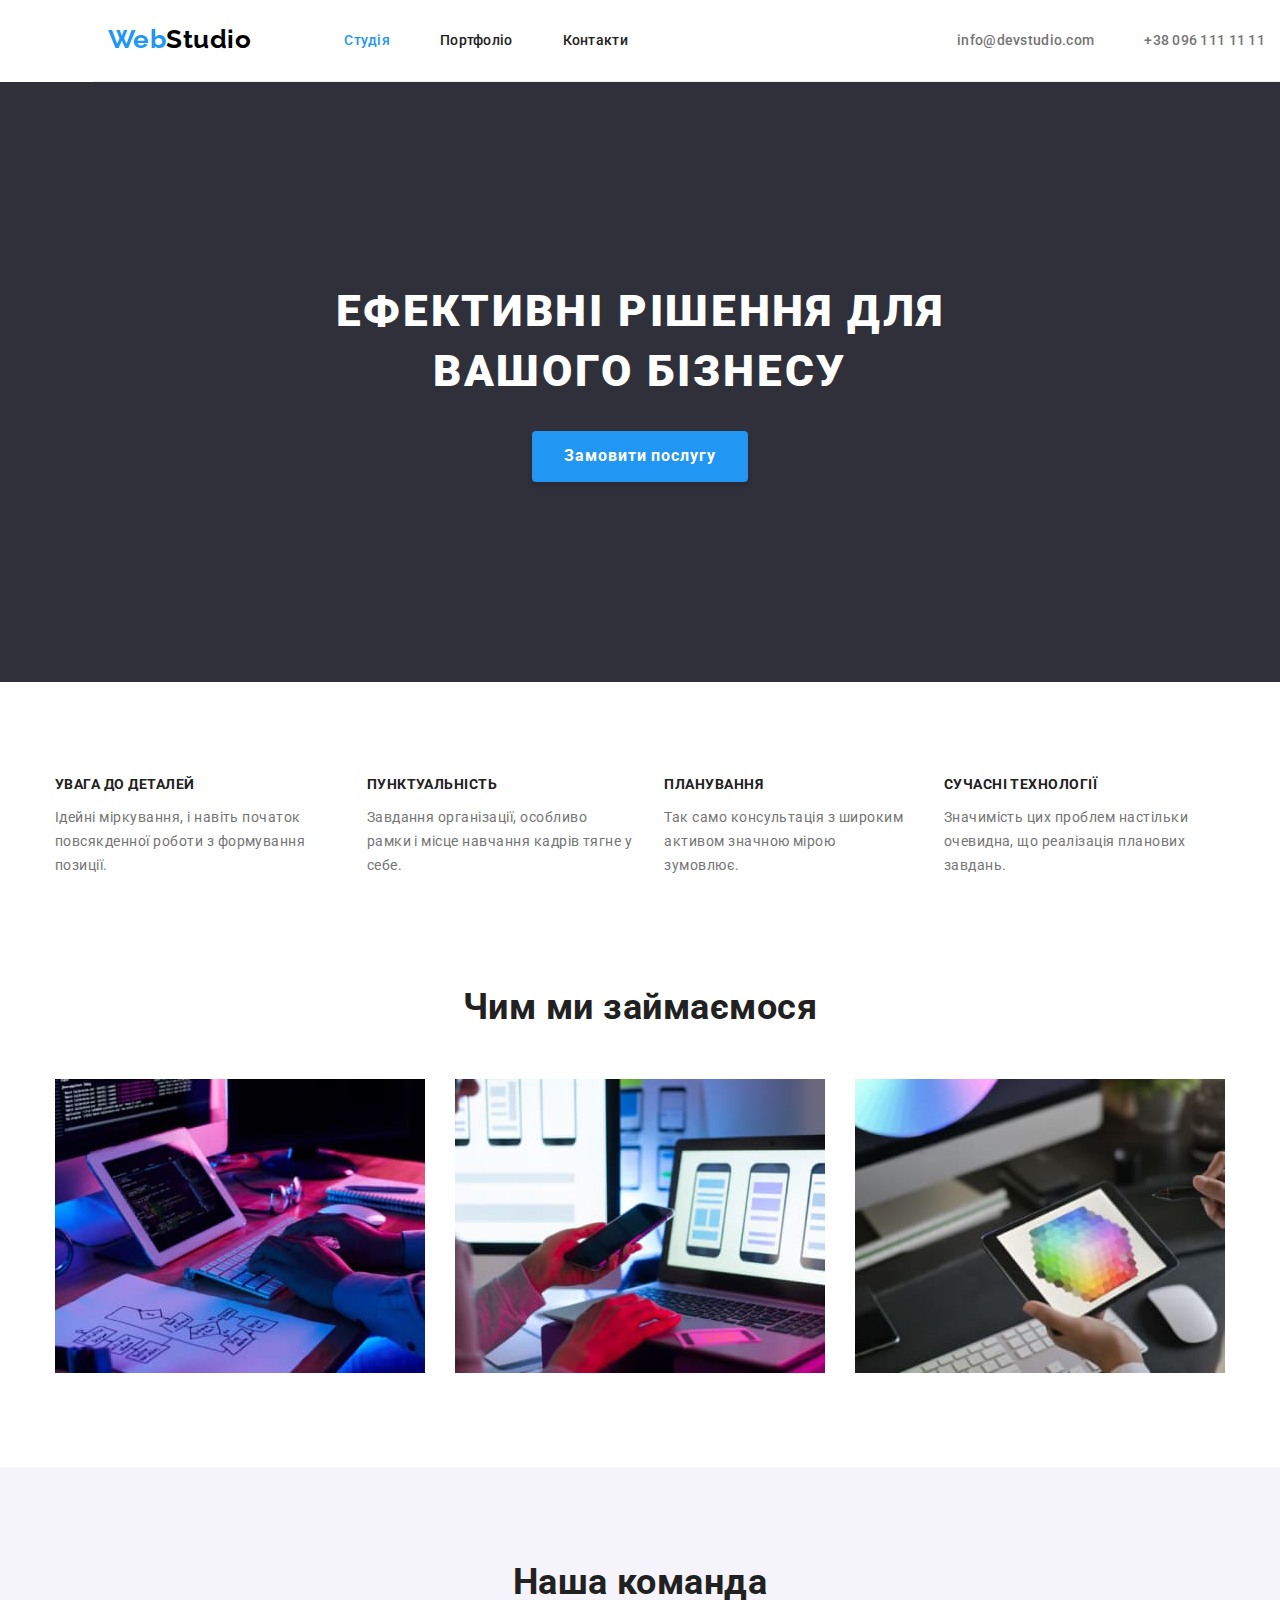
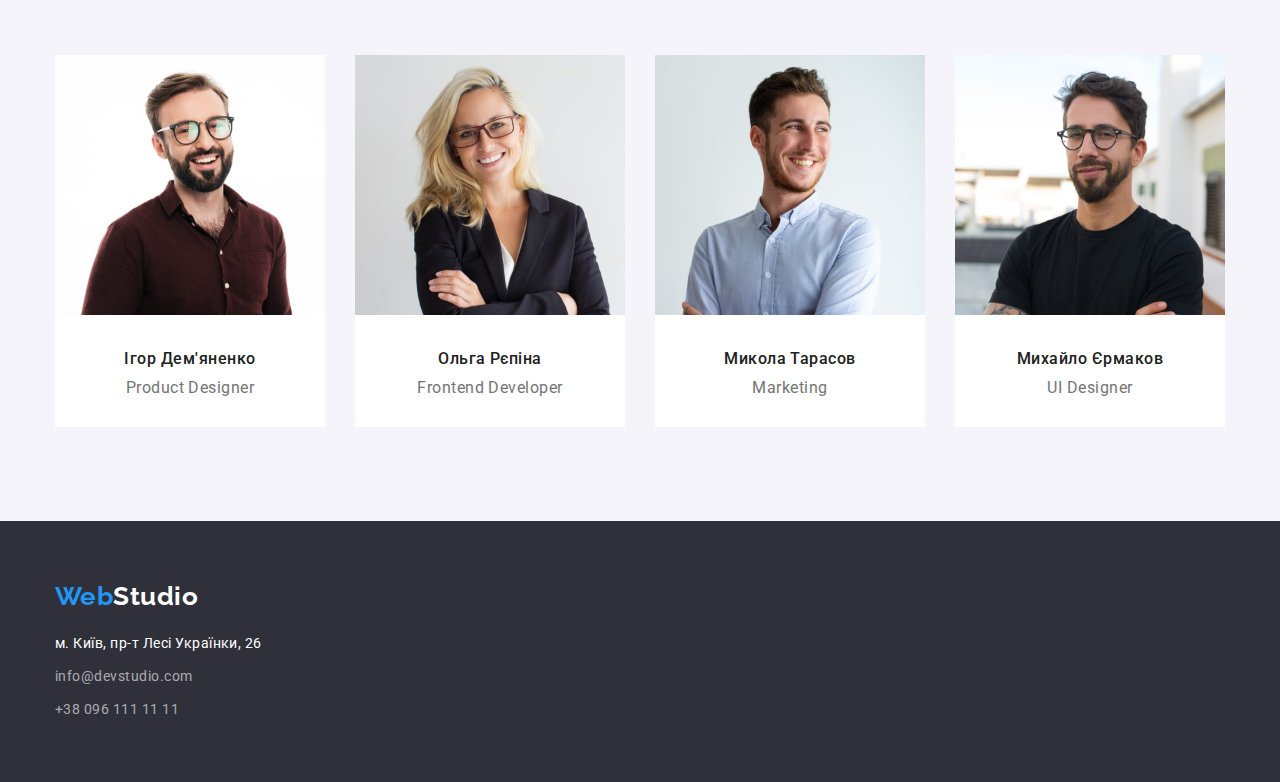
<file: index.html>
<!DOCTYPE html>
<html lang="en">
  <head>
    <meta charset="UTF-8" />
    <meta http-equiv="X-UA-Compatible" content="IE=edge" />
    <meta name="viewport" content="width=device-width, initial-scale=1.0" />
    <title>Головна</title>
    <link
      href="https://fonts.googleapis.com/css2?family=Raleway:wght@700&family=Roboto:wght@400;500;700;900&display=swap"
      rel="stylesheet"
    />
    <link
      rel="stylesheet"
      href="https://cdnjs.cloudflare.com/ajax/libs/modern-normalize/1.0.0/modern-normalize.min.css"
    />
    <link rel="stylesheet" href="./css/styles.css" />
  </head>

  <body>
    <!--Site nav-->
    <header class="header">
      <section class="section site-nav">
        <div class="container main-nav">
          <nav class="nav">
            <a href="./index.html" class="logo">
              <span class="logo-first">Web</span><span class="logo-second">Studio</span>
            </a>
            <ul class="site-nav list">
              <li class="item"><a href="Студія" class="link current">Студія</a></li>
              <li class="item"><a href="./portfolio.html" class="link">Портфоліо</a></li>
              <li class="item"><a href="Контакти" class="link">Контакти</a></li>
            </ul>
          </nav>
          <ul class="auth-nav list">
            <li class="item"><a href="info@devstudio.com" class="link">info@devstudio.com</a></li>
            <li class="item"><a href="+380961111111" class="link">+38 096 111 11 11</a></li>
          </ul>
        </div>
      </section>
    </header>

    <main>
      <section class="hero">
        <h1 class="hero-title">
          Ефективні рішення для <br />
          вашого бізнесу
        </h1>
        <button type="button" class="button primary">Замовити послугу</button>
      </section>

      <!--Features-->
      <section class="section features">
        <div class="container">
          <h2 class="title-none">Особливості</h2>
          <ul class="features list">
            <li class="item">
              <h3 class="title">УВАГА ДО ДЕТАЛЕЙ</h3>
              <p class="text">
                Ідейні міркування, і навіть початок повсякденної роботи з формування позиції.
              </p>
            </li>
            <li class="item">
              <h3 class="title">ПУНКТУАЛЬНІСТЬ</h3>
              <p class="text">
                Завдання організації, особливо рамки і місце навчання кадрів тягне у себе.
              </p>
            </li>
            <li class="item">
              <h3 class="title">ПЛАНУВАННЯ</h3>
              <p class="text">Так само консультація з широким активом значною мірою зумовлює.</p>
            </li>
            <li class="item">
              <h3 class="title">СУЧАСНІ ТЕХНОЛОГІЇ</h3>
              <p class="text">
                Значимість цих проблем настільки очевидна, що реалізація планових завдань.
              </p>
            </li>
          </ul>
        </div>
      </section>

      <!--Work-->
      <section class="section works">
        <div class="container">
          <h2 class="title">Чим ми займаємося</h2>
          <ul class="work list">
            <li class="item">
              <img src="./images/box1.jpg" alt="Людина за комп'ютером" width="370" height="294" />
            </li>
            <li class="item">
              <img src="./images/box2.jpg" alt="Людина за комп'ютером" width="370" height="294" />
            </li>
            <li class="item">
              <img src="./images/box3.jpg" alt="Людина за комп'ютером" width="370" height="294" />
            </li>
          </ul>
        </div>
      </section>

      <!--Command-->
      <section class="section command">
        <div class="container">
          <h2 class="title">Наша команда</h2>
          <ul class="command list">
            <li class="item">
              <img
                src="./images/productdesigner.jpg"
                alt="Product Designer"
                width="270"
                height="260"
              />
              <div class="command-name">
                <h3 class="title">Ігор Дем'яненко</h3>
                <p class="post">Product Designer</p>
              </div>
            </li>
            <li class="item">
              <img
                src="./images/frontenddeveloper.jpg"
                alt="Frontend Developer"
                width="270"
                height="260"
              />
              <div class="command-name">
                <h3 class="title">Ольга Рєпіна</h3>
                <p class="post">Frontend Developer</p>
              </div>
            </li>
            <li class="item">
              <img src="./images/marketing.jpg" alt="Marketing" width="270" height="260" />
              <div class="command-name">
                <h3 class="title">Микола Тарасов</h3>
                <p class="post">Marketing</p>
              </div>
            </li>
            <li class="item">
              <img src="./images/uidesigner.jpg" alt="UI Designer" width="270" height="260" />
              <div class="command-name">
                <h3 class="title">Михайло Єрмаков</h3>
                <p class="post">UI Designer</p>
              </div>
            </li>
          </ul>
        </div>
      </section>
    </main>

    <!--Footer-->
    <footer>
      <div class="footer">
        <div class="container">
          <a href="./index.html" class="logo">
            <span class="logo-first">Web</span><span class="logo-third">Studio</span>
          </a>
          <!--Contacts-->
          <address class="contacts">
            <ul class="contacts list">
              <li class="item">
                <a
                  href="https://goo.gl/maps/4yeFiKxMRU1gBtnu8"
                  target="_blank"
                  rel="noopener noreferrer"
                  class="address list"
                  >м. Київ, пр-т Лесі Українки, 26</a
                >
              </li>
              <li class="item"><a href="" class="connect">info@devstudio.com</a></li>
              <li class="item"><a href="" class="connect">+38 096 111 11 11</a></li>
            </ul>
          </address>
        </div>
      </div>
    </footer>
  </body>
</html>
</file>
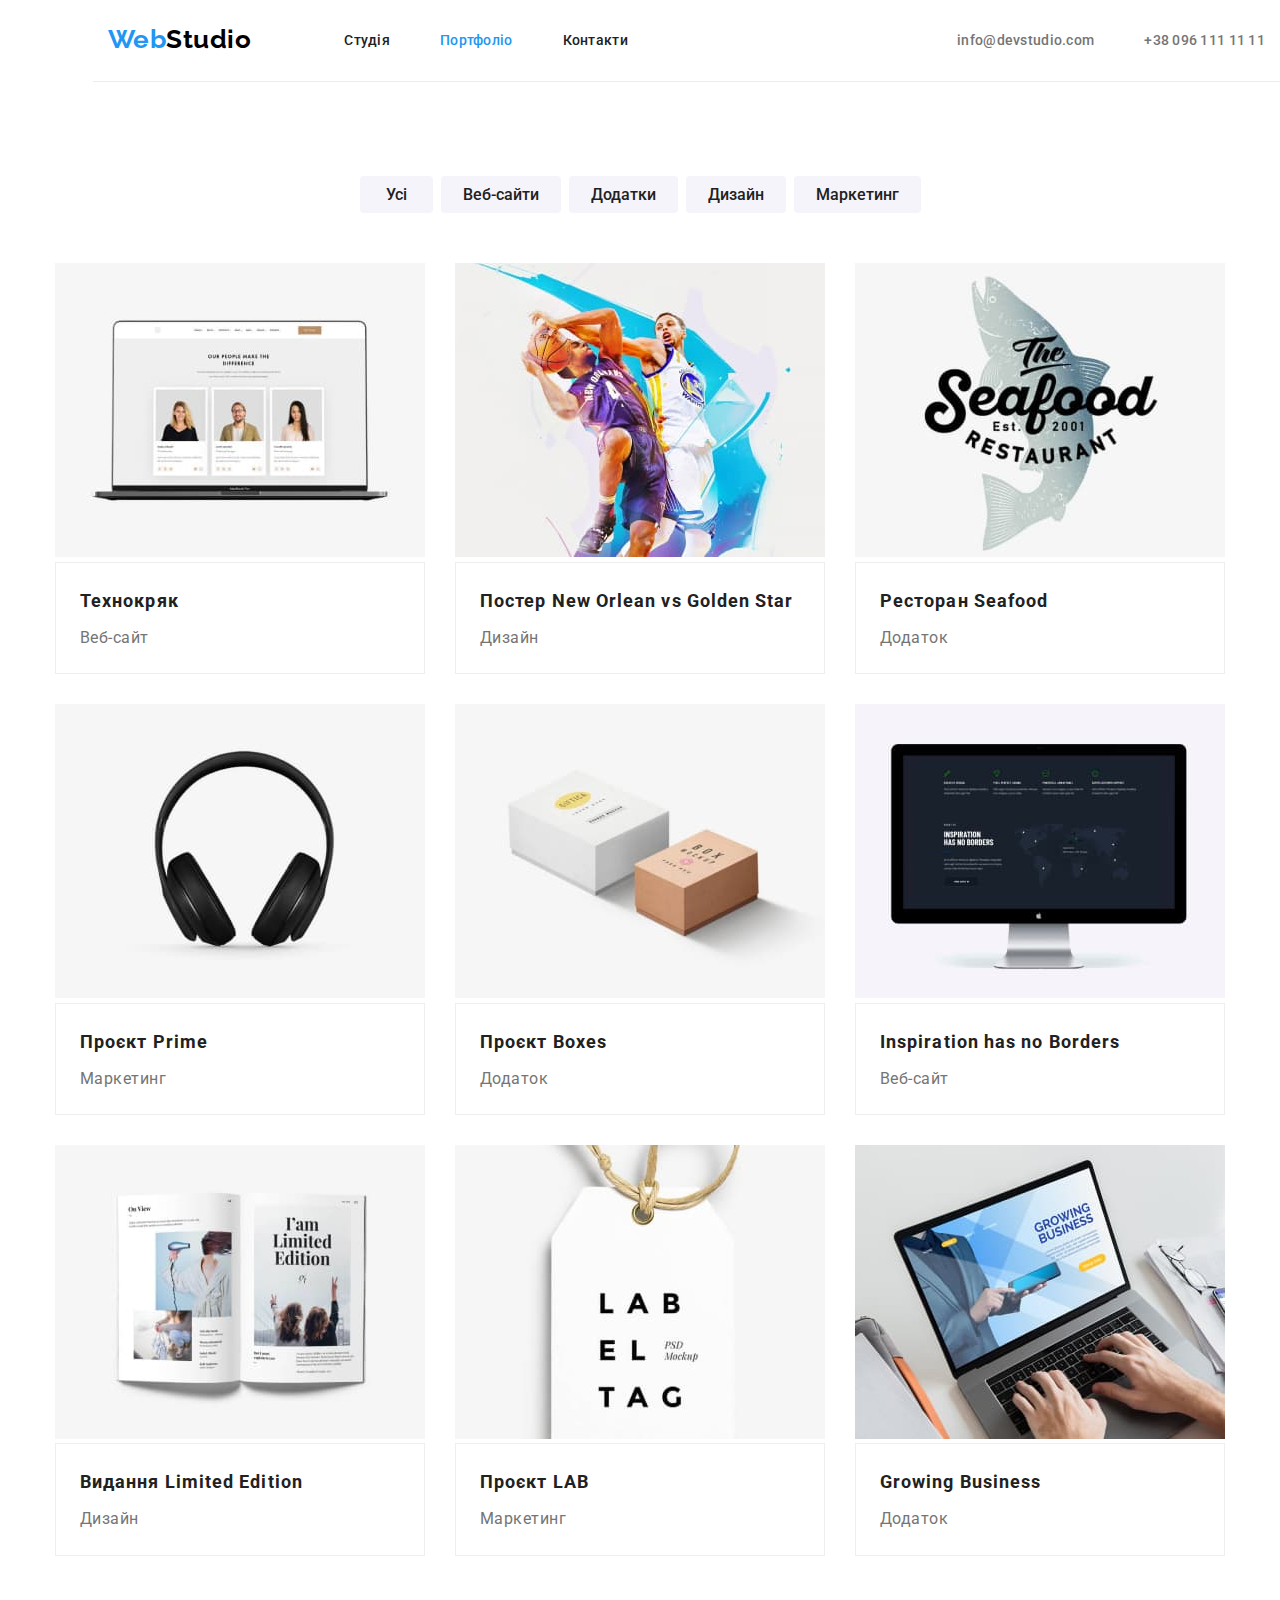
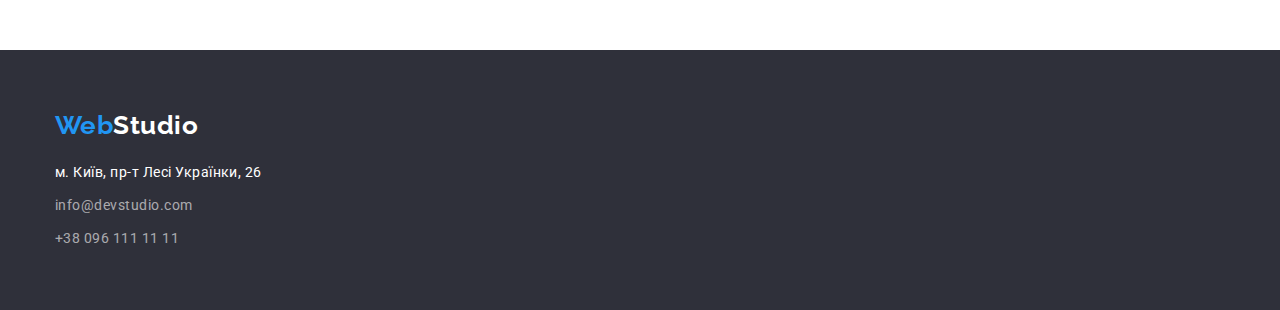
<file: portfolio.html>
<!DOCTYPE html>
<html lang="en">
  <head>
    <meta charset="UTF-8" />
    <meta http-equiv="X-UA-Compatible" content="IE=edge" />
    <meta name="viewport" content="width=device-width, initial-scale=1.0" />
    <title>Портфоліо</title>
    <link
      href="https://fonts.googleapis.com/css2?family=Raleway:wght@700&family=Roboto:wght@400;500;700;900&display=swap"
      rel="stylesheet"
    />
    <link
      rel="stylesheet"
      href="https://cdnjs.cloudflare.com/ajax/libs/modern-normalize/1.0.0/modern-normalize.min.css"
    />
    <link rel="stylesheet" href="./css/styles.css" />
  </head>
  <body>
    <!--Шапка сайту-->
    <header class="header">
      <section class="section site-nav">
        <div class="container main-nav">
          <nav class="nav">
            <a href="./index.html" class="logo">
              <span class="logo-first">Web</span><span class="logo-second">Studio</span>
            </a>
            <ul class="site-nav list">
              <li class="item"><a href="./index.html" class="link">Студія</a></li>
              <li class="item"><a href="Портфоліо" class="link current">Портфоліо</a></li>
              <li class="item"><a href="Контакти" class="link">Контакти</a></li>
            </ul>
          </nav>
          <ul class="auth-nav list">
            <li class="item"><a href="info@devstudio.com" class="link">info@devstudio.com</a></li>
            <li class="item"><a href="+380961111111" class="link">+38 096 111 11 11</a></li>
          </ul>
        </div>
      </section>
    </header>

    <main>
      <section class="section portfolio-collection">
        <div class="container">
          <div class="portfolio-collection">
            <h1 class="title-none">Портфоліо</h1>
            <ul class="button list">
              <li class="item"><button type="button" class="button secondary">Усі</button></li>
              <li class="item">
                <button type="button" class="button secondary">Веб-сайти</button>
              </li>
              <li class="item"><button type="button" class="button secondary">Додатки</button></li>
              <li class="item"><button type="button" class="button secondary">Дизайн</button></li>
              <li class="item">
                <button type="button" class="button secondary">Маркетинг</button>
              </li>
            </ul>
            <ul class="projects list">
              <li class="projects item">
                <img src="./images/technocrack.jpg" alt="technocrack" width="370" height="294" />
                <div class="collection-name">
                  <h2 class="title">Технокряк</h2>
                  <p class="text">Веб-сайт</p>
                </div>
              </li>
              <li class="projects item">
                <img
                  src="./images/posternewstar.jpg"
                  alt="Постер New Orlean vs Golden Star"
                  width="370"
                  height="294"
                />
                <div class="collection-name">
                  <h2 class="title">Постер New Orlean vs Golden Star</h2>
                  <p class="text">Дизайн</p>
                </div>
              </li>
              <li class="projects item">
                <img
                  src="./images/restaurantseafood.jpg"
                  alt="Ресторан Seafood"
                  width="370"
                  height="294"
                />
                <div class="collection-name">
                  <h2 class="title">Ресторан Seafood</h2>
                  <p class="text">Додаток</p>
                </div>
              </li>
              <li class="projects item">
                <img src="./images/projectprime.jpg" alt="Проєкт Prime" width="370" height="294" />
                <div class="collection-name">
                  <h2 class="title">Проєкт Prime</h2>
                  <p class="text">Маркетинг</p>
                </div>
              </li>
              <li class="projects item">
                <img src="./images/projectboxes.jpg" alt="Проєкт Boxes" width="370" height="294" />
                <div class="collection-name">
                  <h2 class="title">Проєкт Boxes</h2>
                  <p class="text">Додаток</p>
                </div>
              </li>
              <li class="projects item">
                <img
                  src="./images/inspiration.jpg"
                  alt="Inspiration has no Borders"
                  width="370"
                  height="294"
                />
                <div class="collection-name">
                  <h2 class="title">Inspiration has no Borders</h2>
                  <p class="text">Веб-сайт</p>
                </div>
              </li>
              <li class="projects item">
                <img
                  src="./images/limitededition.jpg"
                  alt="Видання Limited Edition"
                  width="370"
                  height="294"
                />
                <div class="collection-name">
                  <h2 class="title">Видання Limited Edition</h2>
                  <p class="text">Дизайн</p>
                </div>
              </li>
              <li class="projects item">
                <img src="./images/projectlab.jpg" alt="Проєкт LAB" width="370" height="294" />
                <div class="collection-name">
                  <h2 class="title">Проєкт LAB</h2>
                  <p class="text">Маркетинг</p>
                </div>
              </li>
              <li class="projects item">
                <img
                  src="./images/growingbusiness.jpg"
                  alt="Growing Business"
                  width="370"
                  height="294"
                />
                <div class="collection-name">
                  <h2 class="title">Growing Business</h2>
                  <p class="text">Додаток</p>
                </div>
              </li>
            </ul>
          </div>
        </div>
      </section>
    </main>

    <!--Footer-->
    <footer>
      <div class="footer">
        <div class="container">
          <a href="./index.html" class="logo">
            <span class="logo-first">Web</span><span class="logo-third">Studio</span>
          </a>
          <!--Contacts-->
          <address class="contacts">
            <ul class="contacts list">
              <li class="item">
                <a
                  href="https://goo.gl/maps/4yeFiKxMRU1gBtnu8"
                  target="_blank"
                  rel="noopener noreferrer"
                  class="address list"
                  >м. Київ, пр-т Лесі Українки, 26</a
                >
              </li>
              <li class="item"><a href="" class="connect">info@devstudio.com</a></li>
              <li class="item"><a href="" class="connect">+38 096 111 11 11</a></li>
            </ul>
          </address>
        </div>
      </div>
    </footer>
  </body>
</html>
</file>
<file: css/styles.css>
/* цвет основного теста rgba(33, 33, 33, 1) */
/* вторичный цвет теста rgba(117, 117, 117, 1) */
/* третичный цвет теста rgba(255, 255, 255, 0.6) */
/* цвет лого черный rgba(0, 0, 0, 1) */
/* цвет лого синий, bcg Button, hover rgba(33, 150, 243, 1) */
/* цвет основного фона, color hero, color Button rgba(255, 255, 255, 1) */
/* вторичный цвет фона, bcg Button secondary rgba(245, 244, 250, 1) */
/* третичный цвет фона footer, фона hero rgba(47, 48, 58, 1) */
/* color-border-projects: rgba(238, 238, 238, 1) */
/* color-border-header: rgba(236, 236, 236, 1) */

:root {
  --primary-text-color: rgba(33, 33, 33, 1);
  --secondary-text-color: rgba(117, 117, 117, 1);
  --tertiary-text-color: rgba(255, 255, 255, 0.6);
  --accent-color: rgba(33, 150, 243, 1);
  --logo-first-color: rgba(0, 0, 0, 1);
  --button-text-color: rgba(255, 255, 255, 1);
  --bcg-button-color: rgba(245, 244, 250, 1);
  --bcg-hero-color: rgba(47, 48, 58, 1);
  --color-border-projects: rgba(238, 238, 238, 1);
  --color-border-header: rgba(236, 236, 236, 1);
}

body {
  background-color: var(--button-text-color);
  color: var(--primary-text-color);
  font-family: 'Roboto', sans-serif;
  font-weight: 400;
  font-style: normal;
  letter-spacing: 0.03em;
}

.list {
  padding: 0;
  margin: 0;
  list-style: none;
}


/* Site nav */
.main-nav {
  display: flex;
  align-items: center;
}

.section.site-nav {
  border-bottom-width: 1px;
  border-bottom-style: solid;
  border-bottom-color: var(--color-border-header);
}

.nav {
  display: flex;
  align-items: center;
}

.logo {
  display: block;
  padding-top: 24px;
  padding-bottom: 25px;

  font-family: 'Raleway', sans-serif;
  font-weight: 700;
  font-size: 26px;
  line-height: 1.2;
  text-decoration: none;
}

.logo-first {
  color: var(--accent-color);
}

.logo-second {
  color: var(--logo-first-color);
}

.logo-third {
  color: var(--button-text-color);  
}

.site-nav {
  display: flex;
  margin-left: 93px;
}

.site-nav .item + .item {
  margin-left: 50px;
}

.site-nav .link {
  display: block;
  padding-top: 32px;
  padding-bottom: 32px;

  color: var(--primary-text-color);

  font-weight: 500;
  font-size: 14px;
  line-height: 1.2;
  letter-spacing: 0.02em;
  text-decoration: none;
}

.site-nav .link:hover,
.site-nav .link:focus {
  color: var(--accent-color);
}

.site-nav .link.current {
  color: var(--accent-color);
}

.auth-nav {
  display: flex;
  margin-left: auto;
}

.auth-nav .item + .item {
  margin-left: 50px;
}

.auth-nav .link {
  display: block;
  padding-top: 32px;
  padding-bottom: 32px;

  color: var(--secondary-text-color);

  font-weight: 500;
  font-size: 14px;
  line-height: 1.2;
  letter-spacing: 0.02em;
  text-decoration: none;
}

.auth-nav .link:hover,
.auth-nav .link:focus {
  color: var(--accent-color);
}

.page-header {
  background-color: var(--button-text-color);
}


/* Hero */

.hero {
  padding-top: 200px;
  padding-bottom: 200px;
  text-align: center;
  background-color: var(--bcg-hero-color);
}

.hero-title {
  margin-top: 0;
  margin-bottom: 30px;

  color: var(--button-text-color);

  font-weight: 900;
  font-size: 44px;
  line-height: 1.36;

  letter-spacing: 0.06em;
  text-transform: uppercase;
}

/* Button-Hero */

.button.primary {
  border-radius: 4px;
  border: transparent;
  padding: 10px 32px;
  min-width: 216px;

  background-color: var(--accent-color);
  box-shadow: 0px 4px 4px rgba(0, 0, 0, 0.15);
  color: var(--button-text-color);

  font-family: inherit;
  font-weight: 700;
  font-size: 16px;
  line-height: 1.88;
  letter-spacing: 0.06em;
  text-align: center;
  align-items: center;
}

.container {
  width: 1200px;
  margin-left: auto;
  margin-right: auto;
  padding-right: 15px;
  padding-left: 15px;
}

/* Button-Portfolio */

.section .button {
  background-color: var(--button-text-color);
}

ul.button.list {
  display: flex;
  justify-content: center;
}

.button.list .item + .item {
  margin-left: 8px;
}
.button.secondary {
  display: inline-block;
  border-radius: 4px;
  border: transparent;
  padding: 6px 22px;
  min-width: 73px;

  background-color: var(--bcg-button-color);
  color: var(--primary-text-color);
  box-shadow: none;

  font-family: inherit;
  font-weight: 500;
  font-size: 16px;
  line-height: 1.6;
  text-align: center;
}

.button .button.secondary:hover,
.button .button.secondary:focus {
  background-color: var(--accent-color);
  color: var(--button-text-color);
  box-shadow: 0px 3px 1px rgba(0, 0, 0, 0.1), 0px 1px 2px rgba(0, 0, 0, 0.08),
    0px 2px 2px rgba(0, 0, 0, 0.12);
}

/* Section */

.section .title {
  margin: 0;
  color: var(--primary-text-color);
  font-weight: 700;
  font-size: 36px;
  line-height: 1.2;
  text-align: center;
}

.section .title-none {
  display: none;
}

.section h2.title {
  margin-bottom: 50px;
}

/* Features */
.features {
  display: flex;
}

.features .item + .item {
  margin-left: 30px;
}

.section.features {
  padding-bottom: 94px;
  padding-top: 94px;

}

.features .title {
  margin-bottom: 10px;
  color: var(--primary-text-color);
  font-weight: 700;
  font-size: 14px;
  line-height: 1.2;
  text-transform: uppercase;
  text-align: left;
}

.features .text {
  color: var(--secondary-text-color);
  font-size: 14px;
  line-height: 1.71;
}

/* Work */

.section.works {
  padding-bottom: 94px;
}

.work {
  display: flex;
  justify-content: space-between;
  max-height: 294px;
}

/* Command */

.command.list {
  display: flex;
  justify-content: space-between;
}

.command.list .item {
  background-color: var(--button-text-color);
}

.section.command {
  padding-top: 94px;
  padding-bottom: 94px;
  background-color: var(--bcg-button-color);
}

.command.list .title {
  margin-bottom: 10px;
  color: var(--primary-text-color);
  font-weight: 500;
  font-size: 16px;
  line-height: 1.2;
  text-align: center;
}

.command.list .post {
  margin-top: 0;
  margin-bottom: 0;
  color: var(--secondary-text-color);
  font-size: 16px;
  line-height: 1.2;
  text-align: center;
}

.command-name {
  padding-top: 30px;
  padding-bottom: 30px;
}


/* Footer */

.footer {
  padding-top: 60px;
  padding-bottom: 60px;
  background-color: var(--bcg-hero-color);
}

.footer .address {
  color: var(--button-text-color);
  font-style: normal;
  font-size: 14px;
  line-height: 1.7;
  text-decoration: none;
}

.footer .address:hover,
.footer .address:hover {
  color: var(--accent-color);
}

.footer .connect {
  color: var(--tertiary-text-color);
  font-style: normal;
  font-size: 14px;
  line-height: 1.7;
  text-decoration: none;
}

.footer .connect:hover,
.footer .connect:focus {
  color: var(--accent-color);
}

.footer .logo {
  padding-top: 0;
  padding-bottom: 0;
  margin-bottom: 20px;
}

.contacts .item {
  margin-top: 9px;
}

/* Portfolio */

.projects .title {
  color: var(--primary-text-color);
  font-weight: 700;
  font-size: 18px;
  line-height: 2;
  letter-spacing: 0.06em;
  text-align: left;
}

.projects h2.title {
  margin-bottom: 4px;
}

.projects .text {
  margin-top: 0;
  margin-bottom: 0;
  color: var(--secondary-text-color);
  font-size: 16px;
  line-height: 1.9;
  text-align: left;
}

.section ul.button.list {
  padding: 0;
  margin-bottom: 50px;
  padding-top: 0;
  padding-bottom: 0;
}

ul.projects.list {
  display: flex;
  flex-wrap: wrap;
}

.projects.item {
  display: block;
  width: 370px;
  margin-right: 30px;
  margin-bottom: 30px;
}

.projects.item:nth-child(3n) {
  margin-right: 0;
}

.projects.item:nth-last-child(-n + 3) {
  margin-bottom: 0;
}

.section.portfolio-collection {
  padding-top: 94px;
  padding-bottom: 94px;
}

.collection-name {
  padding: 20px 24px;
  
  border-width: 1px;
  border-style: solid;
  border-color: var(--color-border-projects);
}
</file>
